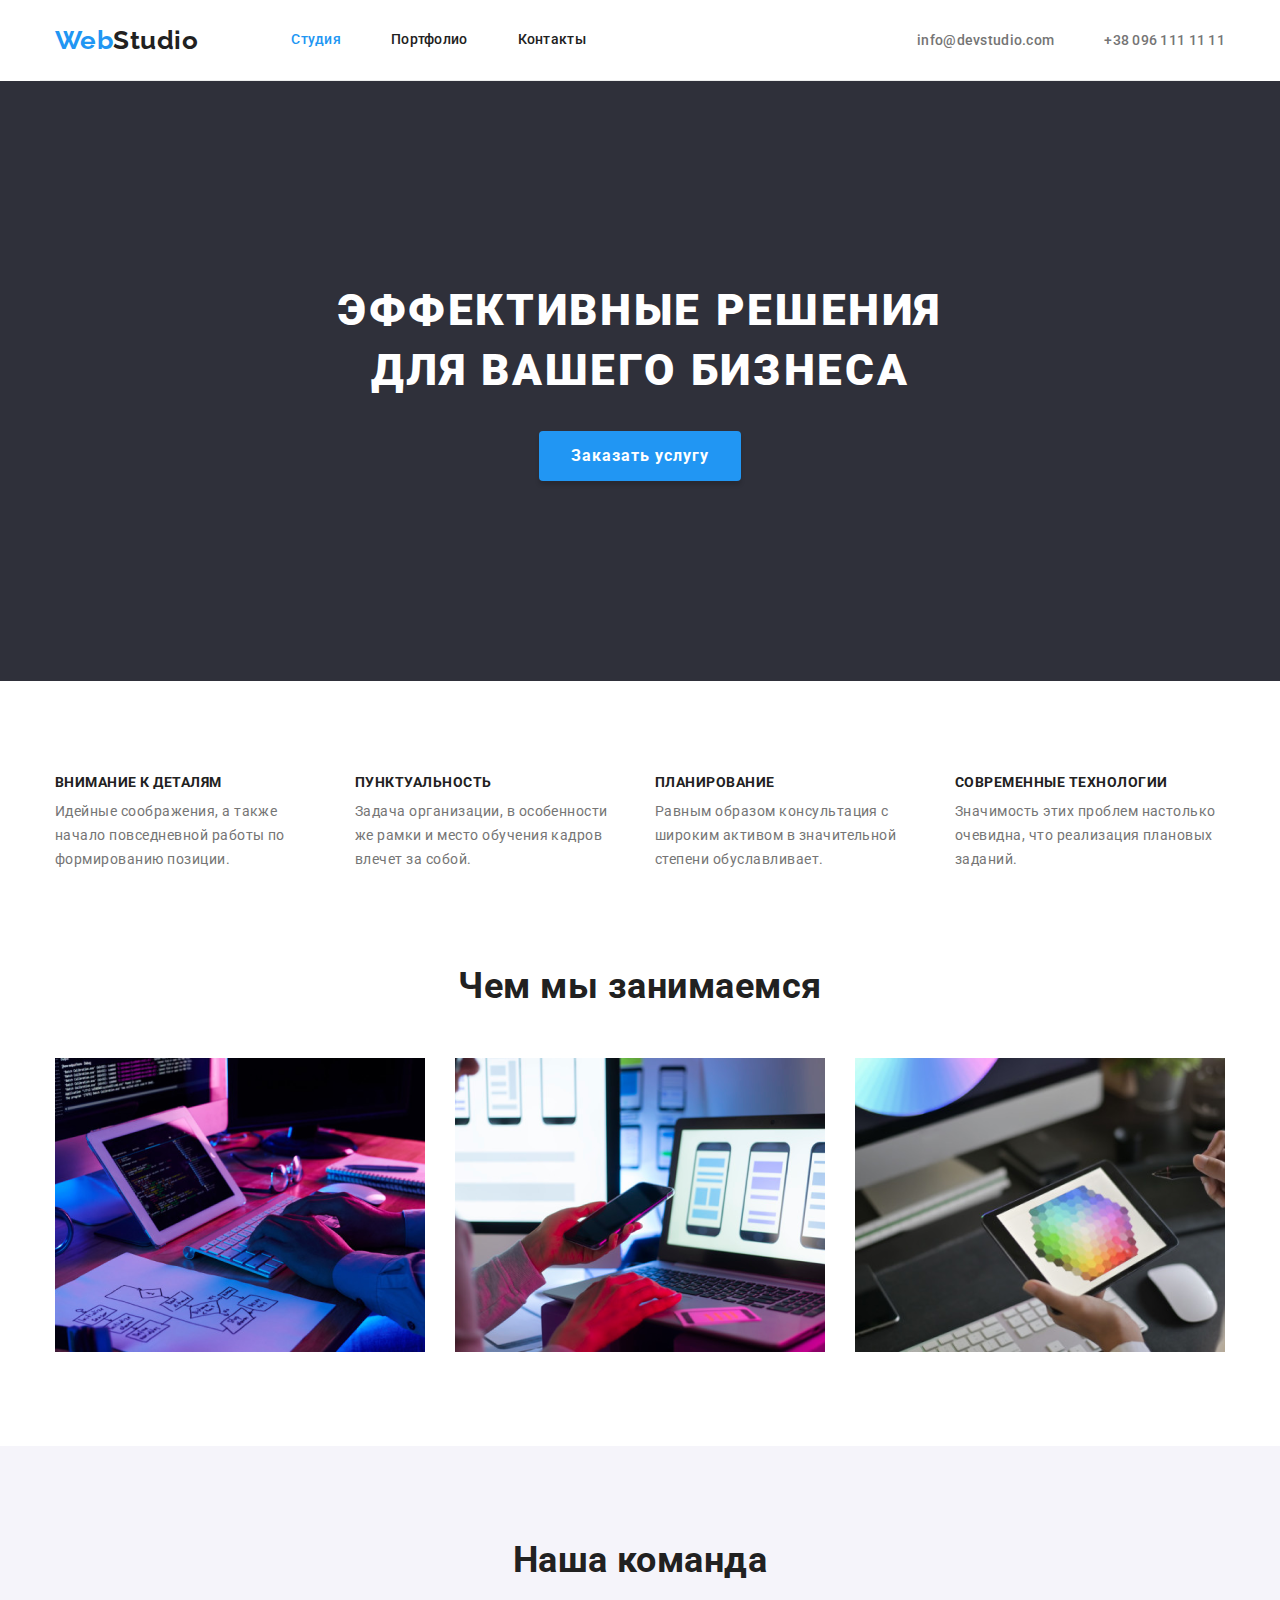
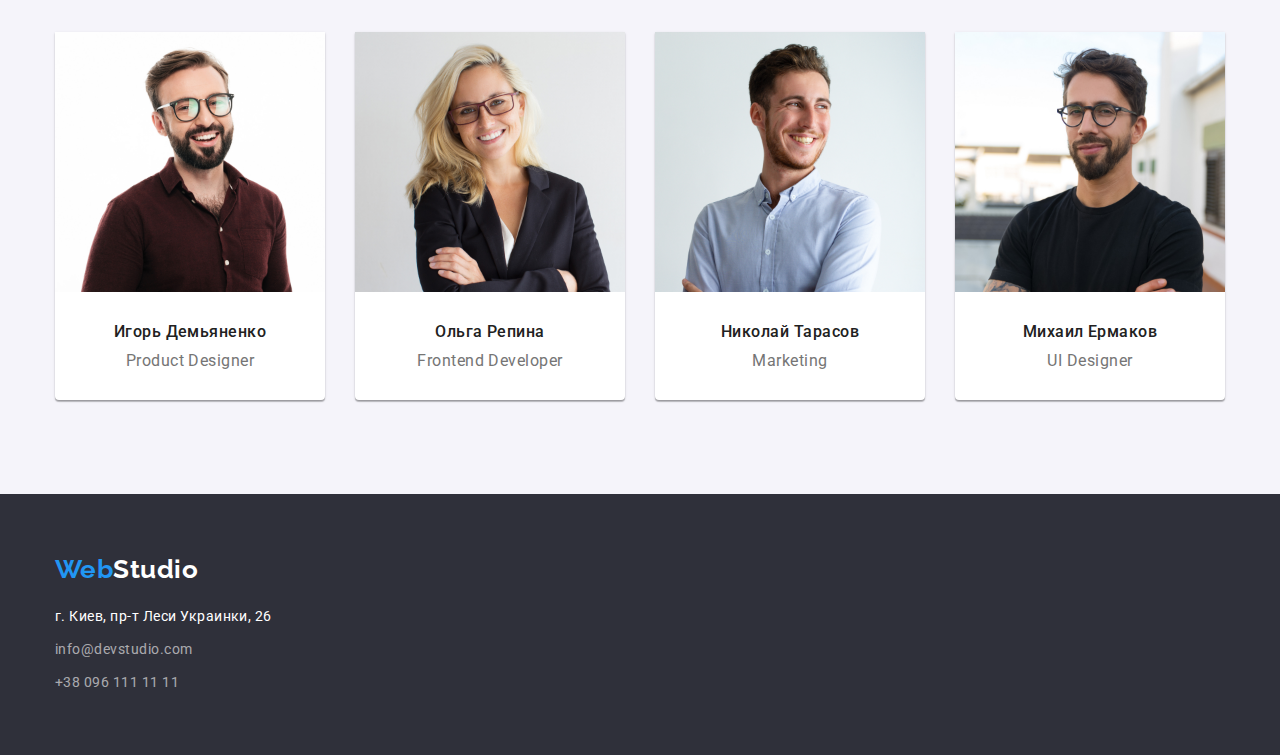
<file: index.html>
<!DOCTYPE html>
<html lang="ru">

<head>
    <meta charset="UTF-8">
    <meta http-equiv="X-UA-Compatible" content="IE=edge">
    <meta name="viewport" content="width=, initial-scale=1.0">
    <title>goit-markup-hw-03</title>
    <link rel="preconnect" href="https://fonts.gstatic.com">
    <link
        href="https://fonts.googleapis.com/css2?family=Raleway:wght@700&family=Roboto:wght@400;500;700;900&display=swap"
        rel="stylesheet" />
    <link href="https://cdnjs.cloudflare.com/ajax/libs/modern-normalize/1.0.0/modern-normalize.min.css"
        rel="stylesheet" />
    <link href="css/style.css" rel="stylesheet" />
</head>

<body>
    <!--Header of page-->
    <header>
        <div class="navigation-section container">
            <a class="logo link" href="index.html"><span class="logo-accent">Web</span>Studio</a>
            <nav class="nav-list-of-pages">
                <ul class="list">
                    <li class="nav-list-element"><a class="nav-list-item link current" href="index.html">Студия</a>
                    </li>
                    <li class="nav-list-element"><a class="nav-list-item link" href="portfolio.html">Портфолио</a>
                    </li>
                    <li class="nav-list-element"><a class="nav-list-item link" href="">Контакты</a></li>
                </ul>
            </nav>
            <ul class="list">
                <li class="up-contacts-list-element"><a class="up-contacts-list-item link"
                        href="mailto:info@devstudio.com">info@devstudio.com</a></li>
                <li class="up-contacts-list-element"><a class="up-contacts-list-item link" href="tel:+380961111111">+38
                        096 111 11 11</a></li>
            </ul>
        </div>
    </header>
    <!--Main content-->
    <main>
        <!--Main section-->
        <section class="main-section">
            <div class="container">
                <h1 class="main-title">Эффективные решения для вашего бизнеса</h1>
                <button class="main-section-btn" type="button">Заказать услугу</button>
            </div>
        </section>
        <!--Features section-->
        <section class="features-section section">
            <div class="container">
                <h2 class="visually-hidden">Особенности</h2>
                <ul class="features-list list">
                    <li class="features-list-element">
                        <h3 class="features-title">Внимание к деталям</h3>
                        <p class="features-title-dscr">Идейные соображения, а также начало повседневной работы по
                            формированию позиции.</p>
                    </li>
                    <li class="features-list-element">
                        <h3 class="features-title">Пунктуальность</h3>
                        <p class="features-title-dscr">Задача организации, в особенности же рамки и место обучения
                            кадров влечет за собой.</p>
                    </li>
                    <li class="features-list-element">
                        <h3 class="features-title">Планирование</h3>
                        <p class="features-title-dscr">Равным образом консультация с широким активом в значительной
                            степени обуславливает.</p>
                    </li>
                    <li class="features-list-element">
                        <h3 class="features-title">Современные технологии</h3>
                        <p class="features-title-dscr">Значимость этих проблем настолько очевидна, что реализация
                            плановых заданий.</p>
                    </li>
                </ul>
            </div>
        </section>
        <!--Occupations section-->
        <section class="occupations-section section">
            <div class="container">
                <h2 class="secondary-title">Чем мы занимаемся</h2>
                <ul class="occupations-list list">
                    <li class="occupations-list-element"><img src="images/img1/box1.png" alt="Пишем код" width="370"
                            height="294" /></li>
                    <li class="occupations-list-element"><img src="images/img1/box2.png" alt="Делаем адаптивные сайты"
                            width="370" height="294" /></li>
                    <li class="occupations-list-element"><img src="images/img1/box3.png" alt="Делаем дизайн сайтов"
                            width="370" height="294" /></li>
                </ul>
            </div>
        </section>
        <!--Our team section-->
        <section class="team-section section">
            <div class="container">
                <h2 class="secondary-title">Наша команда</h2>
                <ul class="team-list list">
                    <li class="team-list-element">
                        <div class="team-image-tumb">
                            <img src="images/img1/card1.jpg" alt="Игорь Демьяненко" width="270" height="260" />
                        </div>
                        <div class="team-list-element-container">
                            <h3 class="team-person">Игорь Демьяненко</h3>
                            <p class="team-person-role">Product Designer</p>
                        </div>
                    </li>
                    <li class="team-list-element">
                        <div class="team-image-tumb">
                            <img src="images/img1/card2.jpg" alt="Ольга Репина" width="270" height="260" />
                        </div>
                        <div class="team-list-element-container">
                            <h3 class="team-person">Ольга Репина</h3>
                            <p class="team-person-role">Frontend Developer</p>
                        </div>
                    </li>
                    <li class="team-list-element">
                        <div class="team-image-tumb">
                            <img src="images/img1/card3.jpg" alt="Николай Тарасов" width="270" height="260" />
                        </div>
                        <div class="team-list-element-container">
                            <h3 class="team-person">Николай Тарасов</h3>
                            <p class="team-person-role">Marketing</p>
                        </div>
                    </li>
                    <li class="team-list-element">
                        <div class="team-image-tumb">
                            <img src="images/img1/card4.jpg" alt="Михаил Ермаков" width="270" height="260" />
                        </div>
                        <div class="team-list-element-container">
                            <h3 class="team-person">Михаил Ермаков</h3>
                            <p class="team-person-role">UI Designer</p>
                        </div>
                    </li>
                </ul>
            </div>
        </section>
    </main>
    <!--Footer-->
    <footer class="footer-section">
        <div class="container">
            <a class="logo link logo-down-color-marg" href="./index.html"><span class="logo-accent">Web</span>Studio</a>
            <address class="address">
                <ul class="list">
                    <li class="down-contacts-list-element"><a class="down-contacts-list-item link"
                            href="https://goo.gl/maps/1cNyrUN5Ciwygz4w9" target="_blank" rel="noopener noreferrer">г.
                            Киев, пр-т Леси Украинки, 26</a></li>
                    <li class="down-contacts-list-element"><a class="down-contacts-list-item contacts-alfa link"
                            href="mailto:info@devstudio.com">info@devstudio.com</a></li>
                    <li class="down-contacts-list-element"><a class="down-contacts-list-item contacts-alfa link"
                            href="tel:+380961111111">+38 096 111 11 11</a></li>
                </ul>
            </address>
        </div>
    </footer>
</body>

</html>
</file>
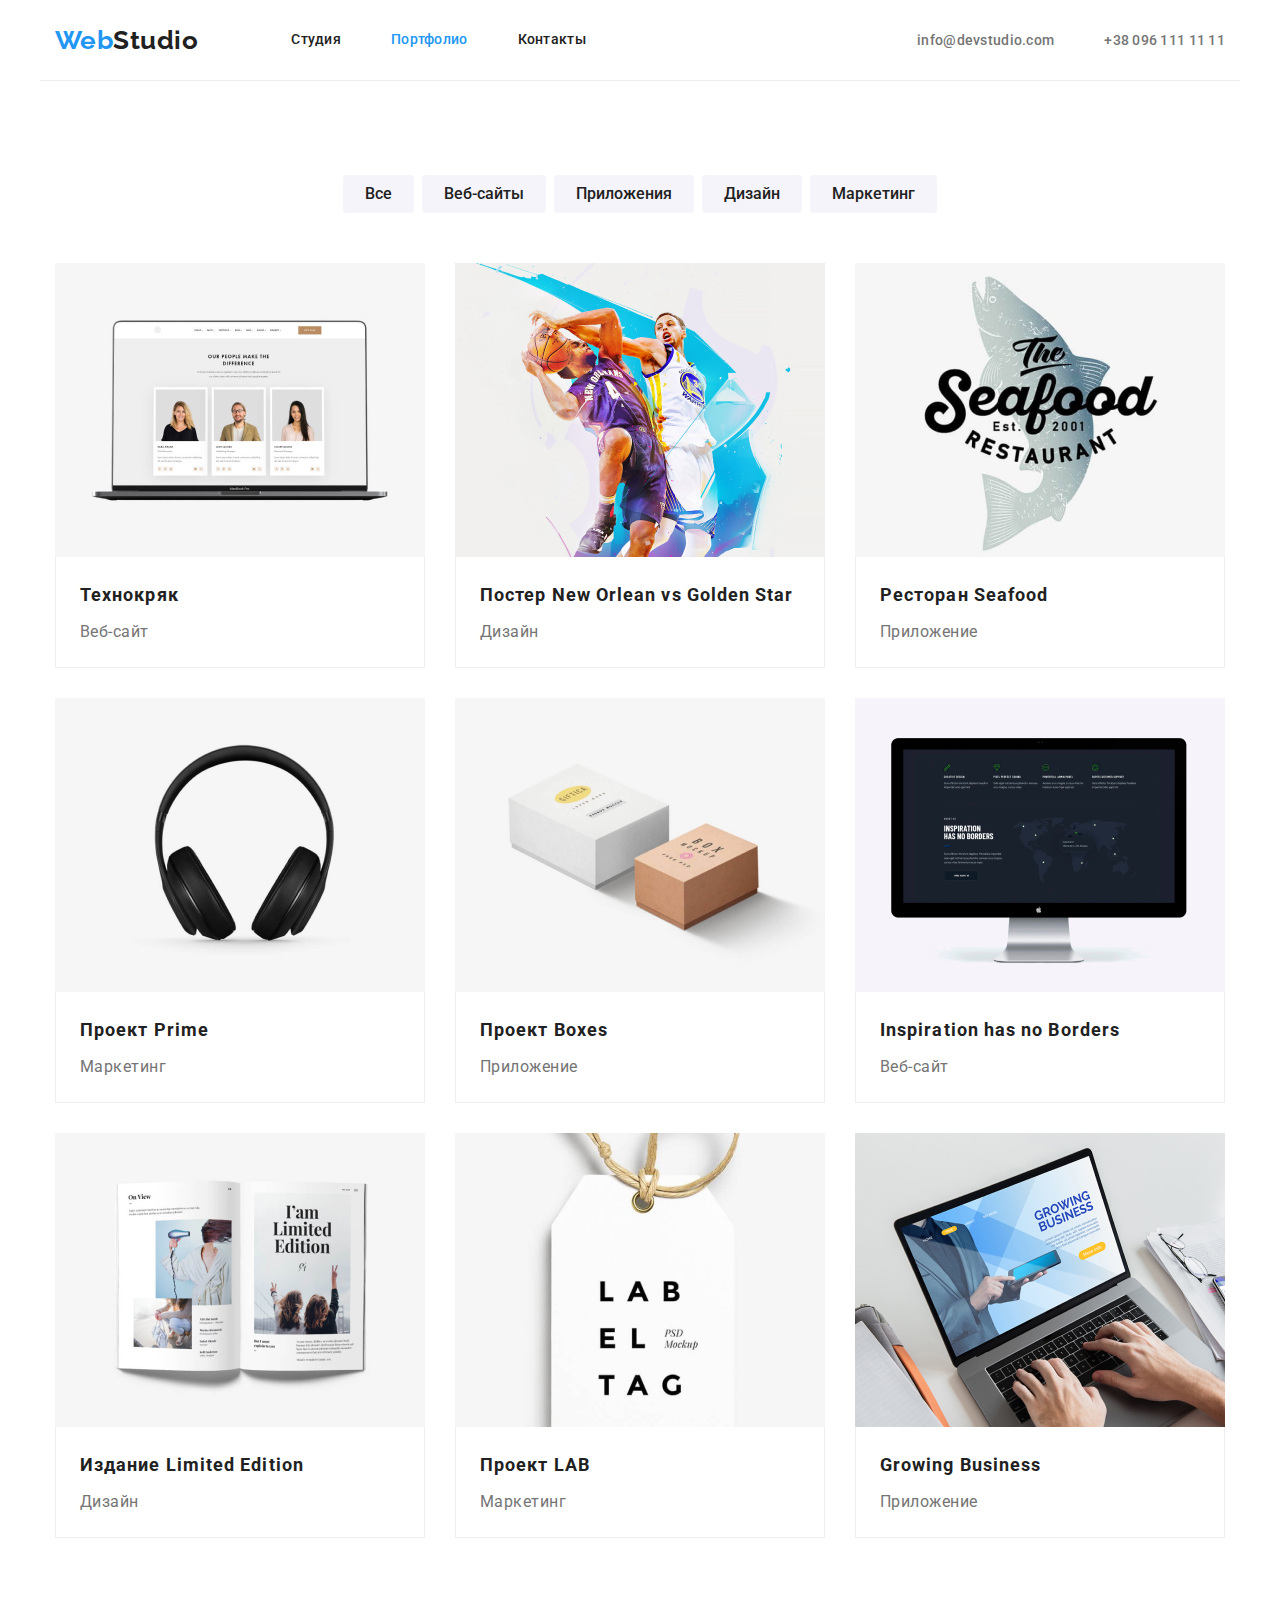
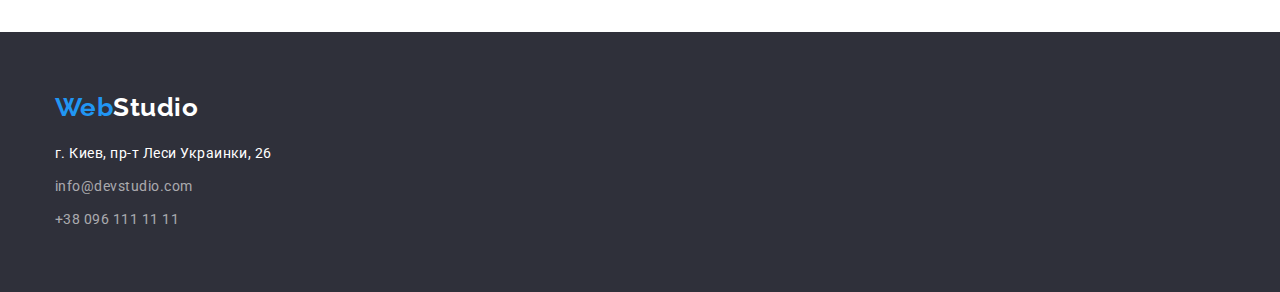
<file: portfolio.html>
<!DOCTYPE html>
<html lang="ru">

<head>
    <meta charset="UTF-8">
    <meta http-equiv="X-UA-Compatible" content="IE=edge">
    <meta name="viewport" content="width=, initial-scale=1.0">
    <title>goit-markup-hw-03</title>
    <link rel="preconnect" href="https://fonts.gstatic.com">
    <link
        href="https://fonts.googleapis.com/css2?family=Raleway:wght@700&family=Roboto:wght@400;500;700;900&display=swap"
        rel="stylesheet" />
    <link href="https://cdnjs.cloudflare.com/ajax/libs/modern-normalize/1.0.0/modern-normalize.min.css"
        rel="stylesheet" />
    <link href="css/style.css" rel="stylesheet" />
</head>

<body>
    <!--Header of page-->
    <header>
        <div class="navigation-section container">
            <a class="logo link" href="./index.html"><span class="logo-accent">Web</span>Studio</a>
            <nav class="nav-list-of-pages">
                <ul class="list">
                    <li class="nav-list-element"><a class="nav-list-item link" href="index.html">Студия</a></li>
                    <li class="nav-list-element"><a class="nav-list-item link current"
                            href="portfolio.html">Портфолио</a></li>
                    <li class="nav-list-element"><a class="nav-list-item link" href="">Контакты</a></li>
                </ul>
            </nav>
            <ul class="list">
                <li class="up-contacts-list-element"><a class="up-contacts-list-item link"
                        href="mailto:info@devstudio.com">info@devstudio.com</a></li>
                <li class="up-contacts-list-element"><a class="up-contacts-list-item link" href="tel:+380961111111">+38
                        096 111
                        11 11</a></li>
            </ul>
        </div>
    </header>
    <!--Main content-->
    <main>
        <!--Main section-->
        <section class="section">
            <div class="container">
                <h1 class="visually-hidden">Роботы WebStudio</h1>
                <ul class="filter-list list">
                    <li class="filter-list-element"><button class="portfolio-btn" type="button">Все</button></li>
                    <li class="filter-list-element"><button class="portfolio-btn" type="button">Веб-сайты</button></li>
                    <li class="filter-list-element"><button class="portfolio-btn" type="button">Приложения</button></li>
                    <li class="filter-list-element"><button class="portfolio-btn" type="button">Дизайн</button></li>
                    <li class="filter-list-element"><button class="portfolio-btn" type="button">Маркетинг</button></li>
                </ul>
                <ul class="galery-list list">
                    <li class="galery-list-element">
                        <img src="images/img2/img (0).jpg" alt="Веб-сайт Технокряк" width="370" height="294" />
                        <div class="galery-list-container">
                            <h2 class="work-studio-title">Технокряк</h2>
                            <p class="work-studio-dscr">Веб-сайт</p>
                        </div>
                    </li>
                    <li class="galery-list-element">
                        <img src="images/img2/img (1).jpg" alt="Дизайн Постера New Orlean vs Golden Star" width="370"
                            height="294" />
                        <div class="galery-list-container">
                            <h2 class="work-studio-title">Постер New Orlean vs Golden Star</h2>
                            <p class="work-studio-dscr">Дизайн</p>
                        </div>
                    </li>
                    <li class="galery-list-element">
                        <img src="images/img2/img (2).jpg" alt="Приложение Ресторан Seafood" width="370" height="294" />
                        <div class="galery-list-container">
                            <h2 class="work-studio-title">Ресторан Seafood</h2>
                            <p class="work-studio-dscr">Приложение</p>
                        </div>
                    </li>
                    <li class="galery-list-element">
                        <img src="images/img2/img (3).jpg" alt="Маркетинг Проекта Prime" width="370" height="294" />
                        <div class="galery-list-container">
                            <h2 class="work-studio-title">Проект Prime</h2>
                            <p class="work-studio-dscr">Маркетинг</p>
                        </div>
                    </li>
                    <li class="galery-list-element">
                        <img src="images/img2/img (4).jpg" alt="Приложение Проект Boxes" width="370" height="294" />
                        <div class="galery-list-container">
                            <h2 class="work-studio-title">Проект Boxes</h2>
                            <p class="work-studio-dscr">Приложение</p>
                        </div>
                    </li>
                    <li class="galery-list-element">
                        <img src="images/img2/img (5).jpg" alt="Веб-сайт Inspiration has no Borders" width="370"
                            height="294" />
                        <div class="galery-list-container">
                            <h2 class="work-studio-title">Inspiration has no Borders</h2>
                            <p class="work-studio-dscr">Веб-сайт</p>
                        </div>
                    </li>
                    <li class="galery-list-element">
                        <img src="images/img2/img (6).jpg" alt="Дизайн Издания Limited Edition" width="370"
                            height="294" />
                        <div class="galery-list-container">
                            <h2 class="work-studio-title">Издание Limited Edition</h2>
                            <p class="work-studio-dscr">Дизайн</p>
                        </div>
                    </li>
                    <li class="galery-list-element">
                        <img src="images/img2/img (7).jpg" alt="Маркетинг Проекта LAB" width="370" height="294" />
                        <div class="galery-list-container">
                            <h2 class="work-studio-title">Проект LAB</h2>
                            <p class="work-studio-dscr">Маркетинг</p>
                        </div>
                    </li>
                    <li class="galery-list-element">
                        <img src="images/img2/img (8).jpg" alt="Приложение Growing Business" width="370" height="294" />
                        <div class="galery-list-container">
                            <h2 class="work-studio-title">Growing Business</h2>
                            <p class="work-studio-dscr">Приложение</p>
                        </div>
                    </li>
                </ul>
            </div>
        </section>
    </main>

    <!--Footer-->
    <footer class="footer-section">
        <div class="container">
            <a class="logo link logo-down-color-marg" href="./index.html"><span class="logo-accent">Web</span>Studio</a>
            <address class="address">
                <ul class="list">
                    <li class="down-contacts-list-element"><a class="down-contacts-list-item link"
                            href="https://goo.gl/maps/1cNyrUN5Ciwygz4w9" target="_blank" rel="noopener noreferrer">г.
                            Киев, пр-т
                            Леси Украинки, 26</a></li>
                    <li class="down-contacts-list-element"><a class="down-contacts-list-item contacts-alfa link"
                            href="mailto:info@devstudio.com">info@devstudio.com</a></li>
                    <li class="down-contacts-list-element"><a class="down-contacts-list-item contacts-alfa link"
                            href="tel:+380961111111">+38 096 111 11 11</a></li>
                </ul>
            </address>
        </div>
    </footer>
</body>

</html>
</file>
<file: css/style.css>
:root {
  --primary-font: "Roboto", sans-serif;
  --logo-font: "Raleway", sans-serif;
  --main-bcg-color: #ffffff;
  --team-section-bcg-color: #f5f4fa;
  --hero-footer-bcg-color: #2f303a;
  --accent-logo-hover-color: #2196f3;
  --main-text-color: #757575;
  --headers-nav-color: #212121;
  --hero-footer-text-color: #ffffff;
  --actbtn-color: #ffffff;
  --noactbtn-color: #212121;
  --actbtn-bcg: #2196f3;
  --noactbtn-bgd: #f5f4fa;
  --alfa-color: rgba(255, 255, 255, 0.6);
  --border-color: #ececec;
  --border-color-portfolio: #eeeeee;
  --margin-card: 30px;
}

body {
  font-family: var(--primary-font);
  letter-spacing: 0.03em;
  background-color: var(--main-bcg-color);
  color: var(--main-text-color);
}

/*UTILITES*/
h1,
h2,
h3,
h4,
h5,
h6,
p {
  margin: 0;
}
img {
  display: block;
  max-width: 100%;
  height: auto;
}
.link {
  text-decoration: none;
}

.list {
  padding: 0;
  margin: 0;
  list-style: none;
}
.address {
  font-style: inherit;
}

/*COMMON PROPERTIES*/
.container {
  width: 1200px;
  padding-left: 15px;
  padding-right: 15px;
  margin-left: auto;
  margin-right: auto;
}
.section {
  padding-top: 94px;
  padding-bottom: 94px;
}

/*HIDDEN TITLES*/
.visually-hidden {
  position: absolute !important;
  clip: rect(1px 1px 1px 1px);
  clip: rect(1px, 1px, 1px, 1px);
  padding: 0 !important;
  border: 0 !important;
  height: 1px !important;
  width: 1px !important;
  overflow: hidden;
}

/*HOVER+FOCUS*/
.nav-list-item:hover,
.nav-list-item:focus,
.up-contacts-list-item:hover,
.up-contacts-list-item:focus,
.down-contacts-list-item:hover,
.down-contacts-list-item:focus {
  color: var(--accent-logo-hover-color);
}
.list .current {
  color: var(--accent-logo-hover-color);
}

/*NAVIGATION-SECTION*/
.navigation-section {
  display: flex;
  align-items: center;
  border-bottom: 1px solid var(--border-color);
}
.navigation-section .list {
  display: flex;
}
.logo {
  margin-right: 93px;
  font-family: var(--logo-font);
  font-weight: 700;
  font-size: 26px;
  line-height: 1.19;
  color: var(--headers-nav-color);
}
.logo-accent {
  color: var(--accent-logo-hover-color);
}
.nav-list-of-pages {
  margin-right: auto;
}
.up-contacts-list-element:not(:last-child),
.nav-list-element:not(:last-child) {
  margin-right: 50px;
}
.nav-list-item {
  display: inline-block;
  padding-top: 32px;
  padding-bottom: 32px;
  font-weight: 500;
  font-size: 14px;
  line-height: 1.14;
  letter-spacing: 0.02em;
  color: var(--headers-nav-color);
}
.up-contacts-list-item {
  font-weight: 500;
  font-size: 14px;
  line-height: 1.14;
  letter-spacing: 0.02em;
  color: inherit;
}

/*MAIN SECTION*/
.main-section {
  padding-top: 200px;
  padding-bottom: 200px;
  background-color: var(--hero-footer-bcg-color);
  text-align: center;
}
.main-title {
  margin-right: auto;
  margin-left: auto;
  margin-bottom: 30px;
  max-width: 696px;
  font-weight: 900;
  font-size: 44px;
  line-height: 1.36;
  letter-spacing: 0.06em;
  text-transform: uppercase;
  color: var(--hero-footer-text-color);
}
.main-section-btn {
  min-width: 200px;
  padding: 10px 32px;
  font-weight: 700;
  font-size: 16px;
  line-height: 1.87;
  letter-spacing: 0.06em;
  color: var(--actbtn-color);
  cursor: pointer;
  background-color: var(--actbtn-bcg);
  box-shadow: 0px 4px 4px rgba(0, 0, 0, 0.15);
  border-radius: 4px;
  border: 0;
}

/*FEATURES*/
.features-list {
  display: flex;
  margin-right: calc(-1 * var(--margin-card));
}
.features-list > .features-list-element {
  flex-basis: calc((100% - 4 * var(--margin-card)) / 4);
  margin-right: var(--margin-card);
}
.features-title {
  min-width: 270px;
  margin-bottom: 10px;
  font-weight: 700;
  font-size: 14px;
  line-height: 1.14;
  text-transform: uppercase;
  color: var(--headers-nav-color);
}
.features-title-dscr {
  min-width: 270px;
  font-size: 14px;
  line-height: 1.71;
}

/*OCUPATIONS*/
.occupations-section {
  padding-top: 0;
}
/*TITLE ocupations and team*/
.secondary-title {
  margin-bottom: 50px;
  font-weight: 700;
  font-size: 36px;
  line-height: 1.16;
  text-align: center;
  color: var(--headers-nav-color);
}
.occupations-list {
  display: flex;
  margin-right: calc(-1 * var(--margin-card));
}
.occupations-list > .occupations-list-element {
  flex-basis: calc((100% - 3 * var(--margin-card)) / 3);
  margin-right: var(--margin-card);
}

/*TEAM SECTION*/
.team-section {
  background-color: var(--team-section-bcg-color);
}
.team-list {
  display: flex;
  flex-wrap: wrap;
  margin-left: calc(-1 * var(--margin-card));
  margin-top: calc(-1 * var(--margin-card));
}
.team-list-element {
  flex-basis: calc((100% - 4 * var(--margin-card)) / 4);
  margin-left: var(--margin-card);
  margin-top: var(--margin-card);
  background-color: var(--main-bcg-color);
  box-shadow: 0px 1px 3px rgba(0, 0, 0, 0.12), 0px 1px 1px rgba(0, 0, 0, 0.14),
    0px 2px 1px rgba(0, 0, 0, 0.2);
  border-bottom-left-radius: 4px;
  border-bottom-right-radius: 4px;
}
.team-list-element-container {
  padding: 30px 55px;
  text-align: center;
}
.team-person {
  margin-bottom: 10px;
  font-weight: 500;
  font-size: 16px;
  line-height: 1.19;
  color: var(--headers-nav-color);
}
.team-person-role {
  font-size: 16px;
  line-height: 1.19;
}

/*FOOTER*/
.footer-section {
  background-color: var(--hero-footer-bcg-color);
  padding-top: 60px;
  padding-bottom: 60px;
}
.down-contacts-list-item {
  font-size: 14px;
  line-height: 1.71;
  color: var(--hero-footer-text-color);
}
.contacts-alfa {
  color: var(--alfa-color);
}
.logo-down-color-marg {
  display: inline-block;
  margin-right: 0;
  margin-bottom: 20px;
  color: var(--hero-footer-text-color);
}
.down-contacts-list-element:not(:last-child) {
  margin-bottom: 9px;
}

/*PAGE PORTFOLIO Galery*/
.filter-list {
  display: flex;
  justify-content: center;
  margin-bottom: 50px;
}
.filter-list-element:not(:last-child) {
  margin-right: 8px;
}
.portfolio-btn {
  padding: 6px 22px;
  font-weight: 500;
  font-size: 16px;
  line-height: 1.62;
  text-align: center;
  background-color: var(--noactbtn-bgd);
  color: var(--noactbtn-color);
  border: 0;
  border-radius: 4px;
}
.portfolio-btn:hover,
.portfolio-btn:focus {
  background-color: var(--actbtn-bcg);
  color: var(--actbtn-color);
  cursor: pointer;
  box-shadow: 0px 3px 1px rgba(0, 0, 0, 0.1), 0px 1px 2px rgba(0, 0, 0, 0.08),
    0px 2px 2px rgba(0, 0, 0, 0.12);
}
.galery-list {
  display: flex;
  flex-wrap: wrap;
  margin-left: calc(-1 * var(--margin-card));
  margin-top: calc(-1 * var(--margin-card));
}
.galery-list-element {
  flex-basis: calc((100% - 3 * var(--margin-card)) / 3);
  margin-left: var(--margin-card);
  margin-top: var(--margin-card);
  background: var(--main-bcg-color);
}
.galery-list-container {
  padding: 20px 24px;
  border-right: 1px solid var(--border-color-portfolio);
  border-bottom: 1px solid var(--border-color-portfolio);
  border-left: 1px solid var(--border-color-portfolio);
}
.work-studio-title {
  margin-bottom: 4px;
  font-weight: 700;
  font-size: 18px;
  line-height: 2;
  letter-spacing: 0.06em;
  color: var(--headers-nav-color);
}
.work-studio-dscr {
  font-size: 16px;
  line-height: 1.87;
  color: var(--main-text-color);
}
</file>
